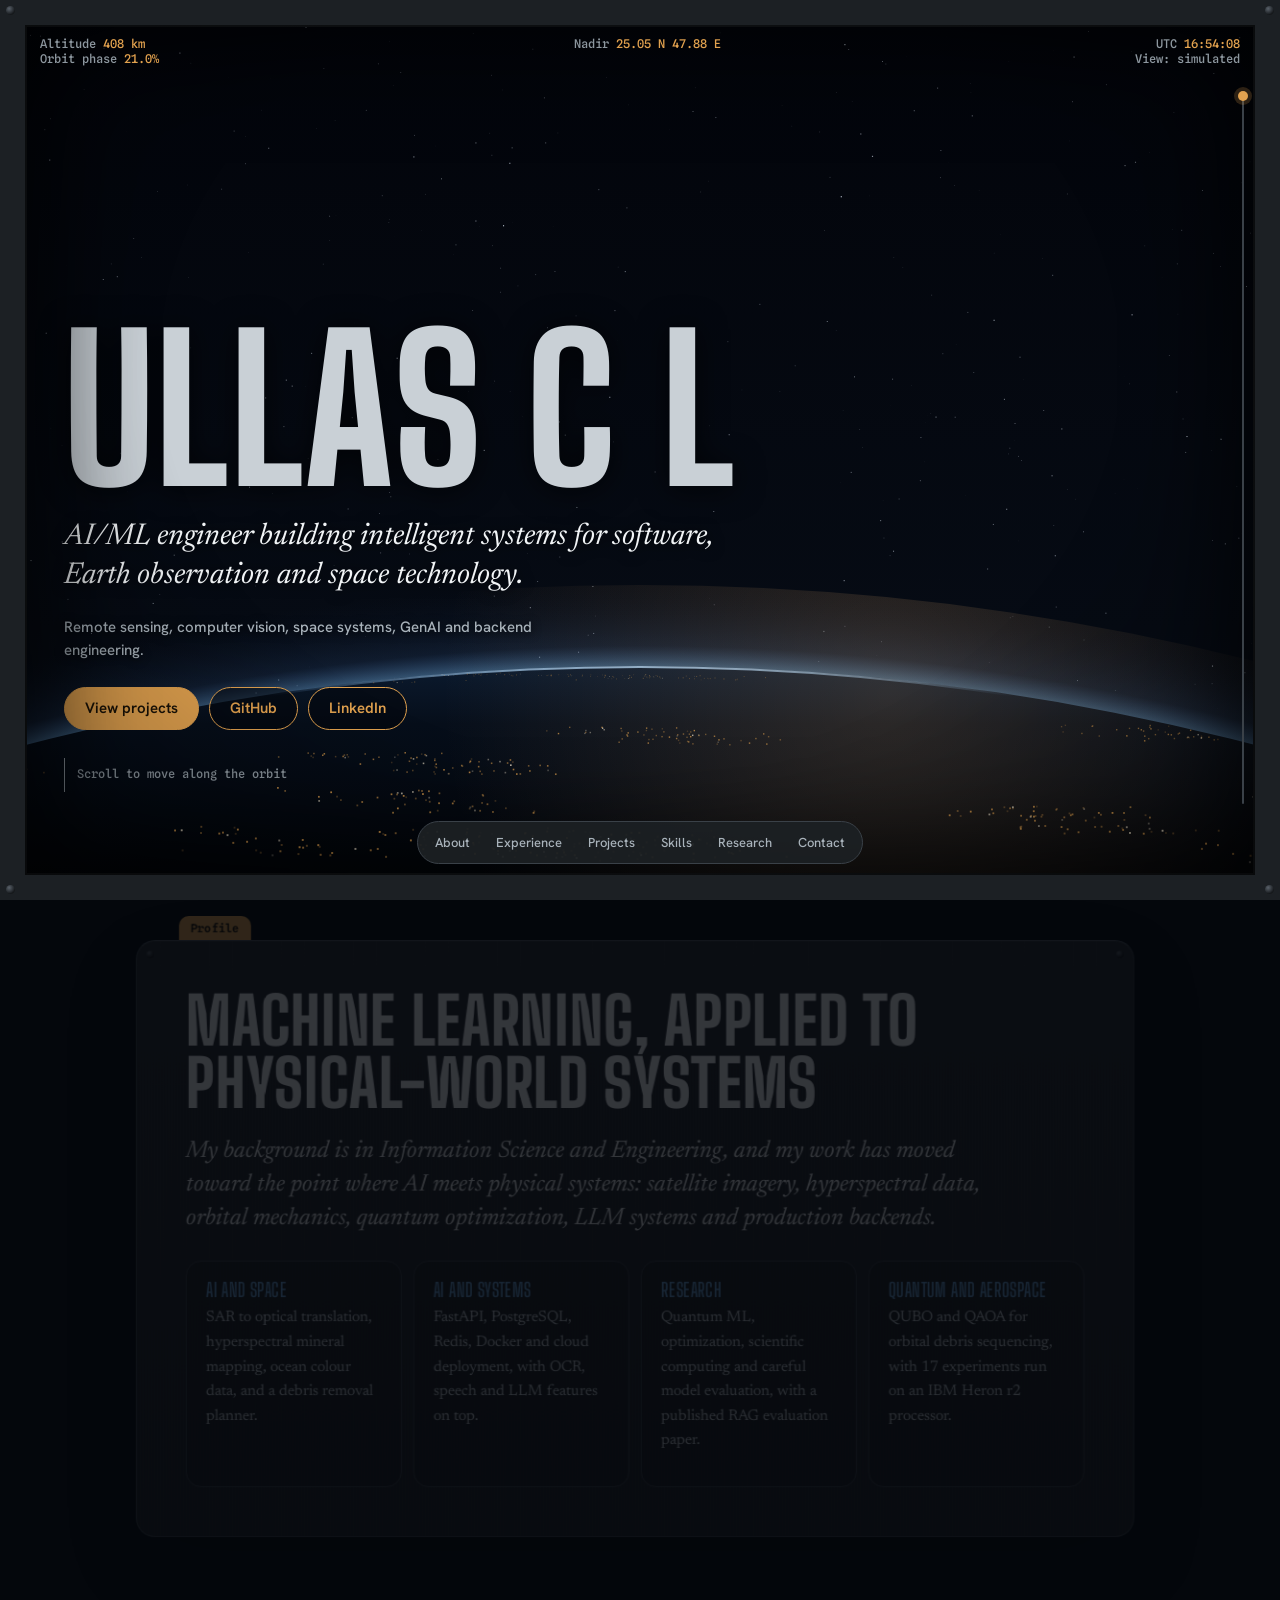
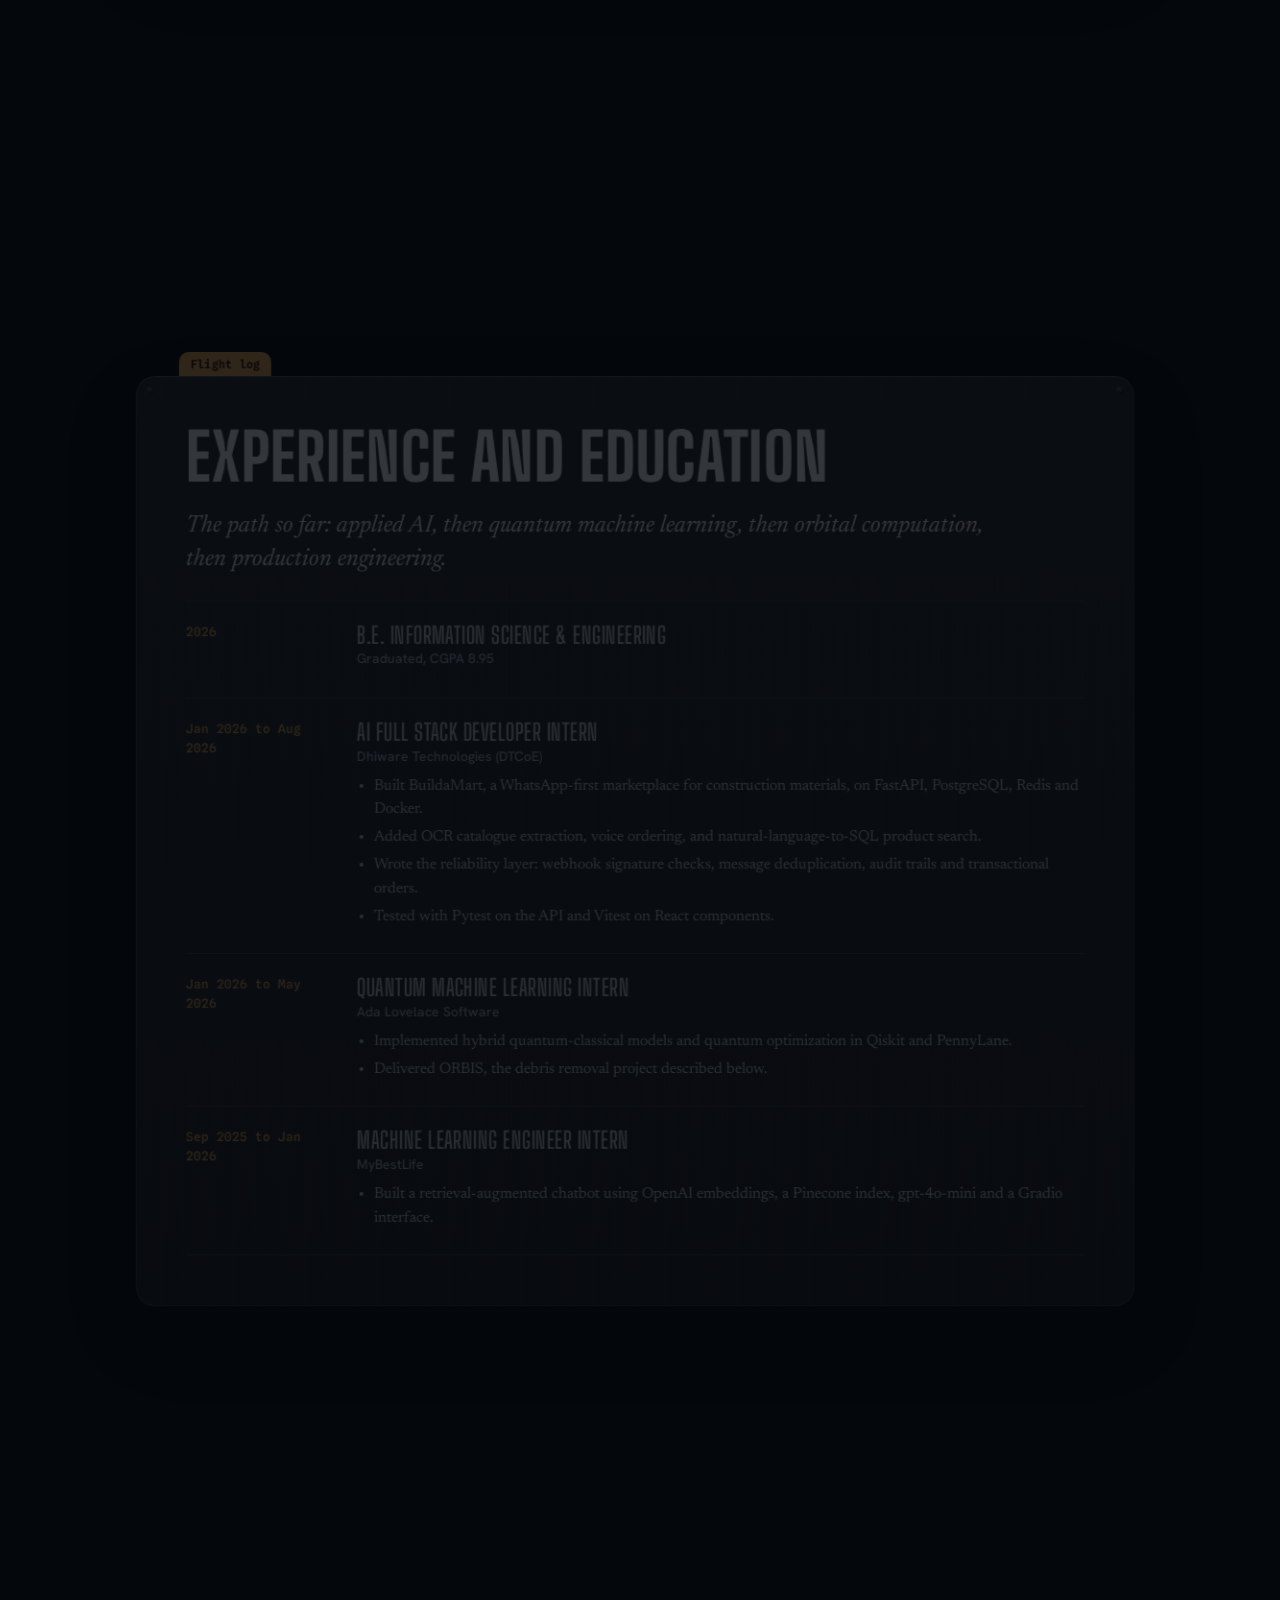
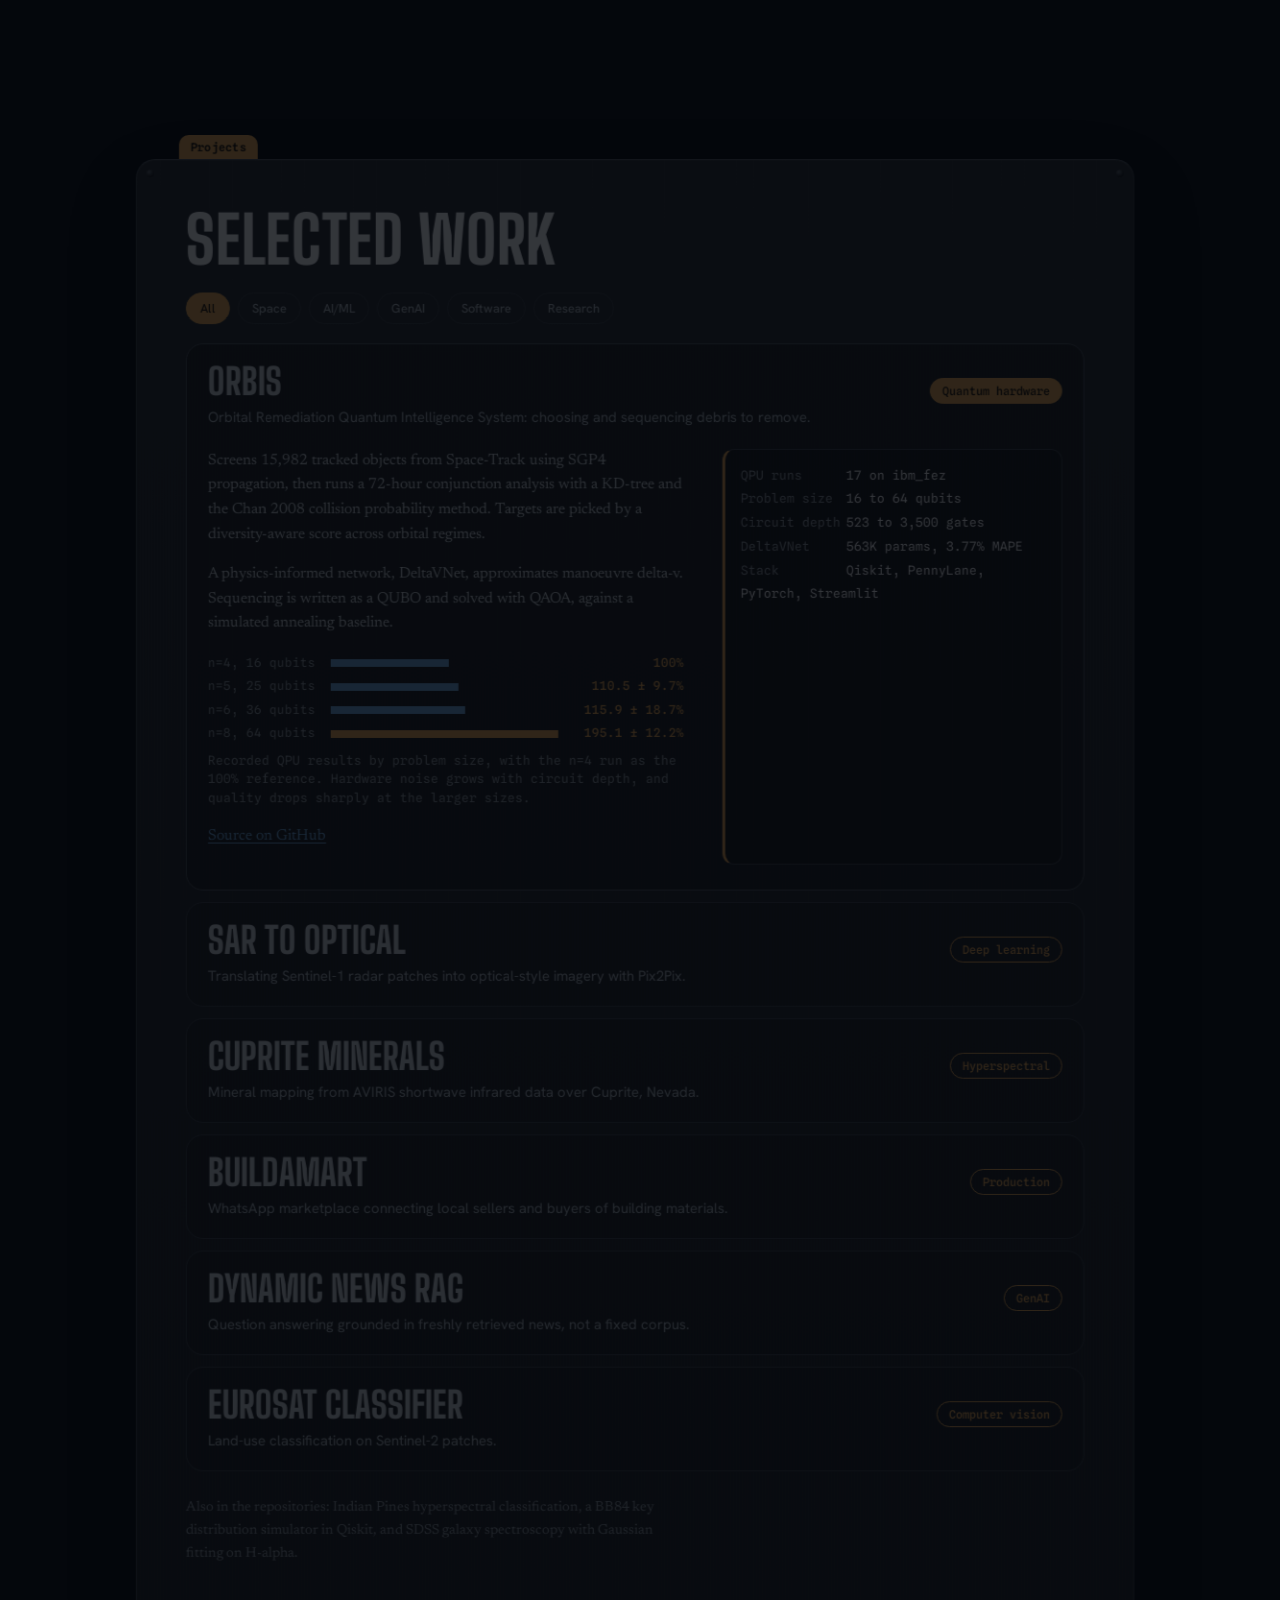
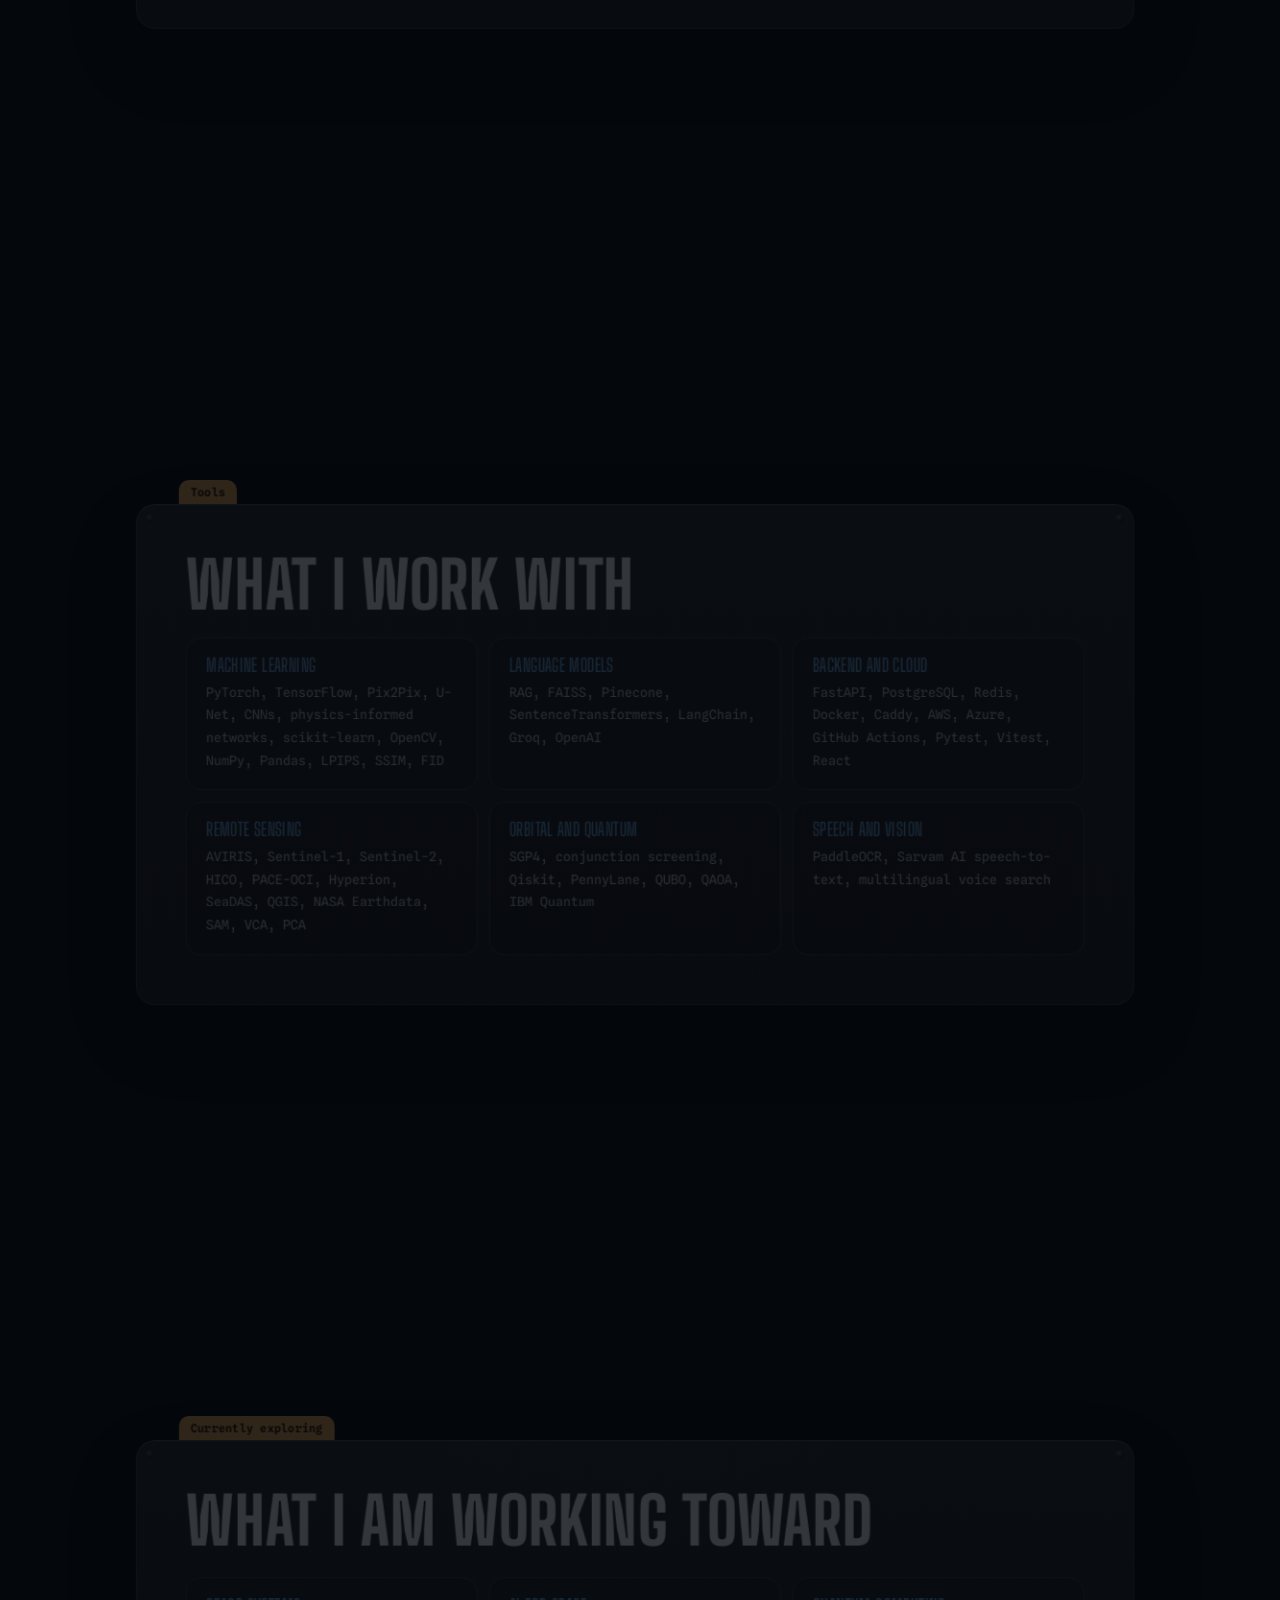
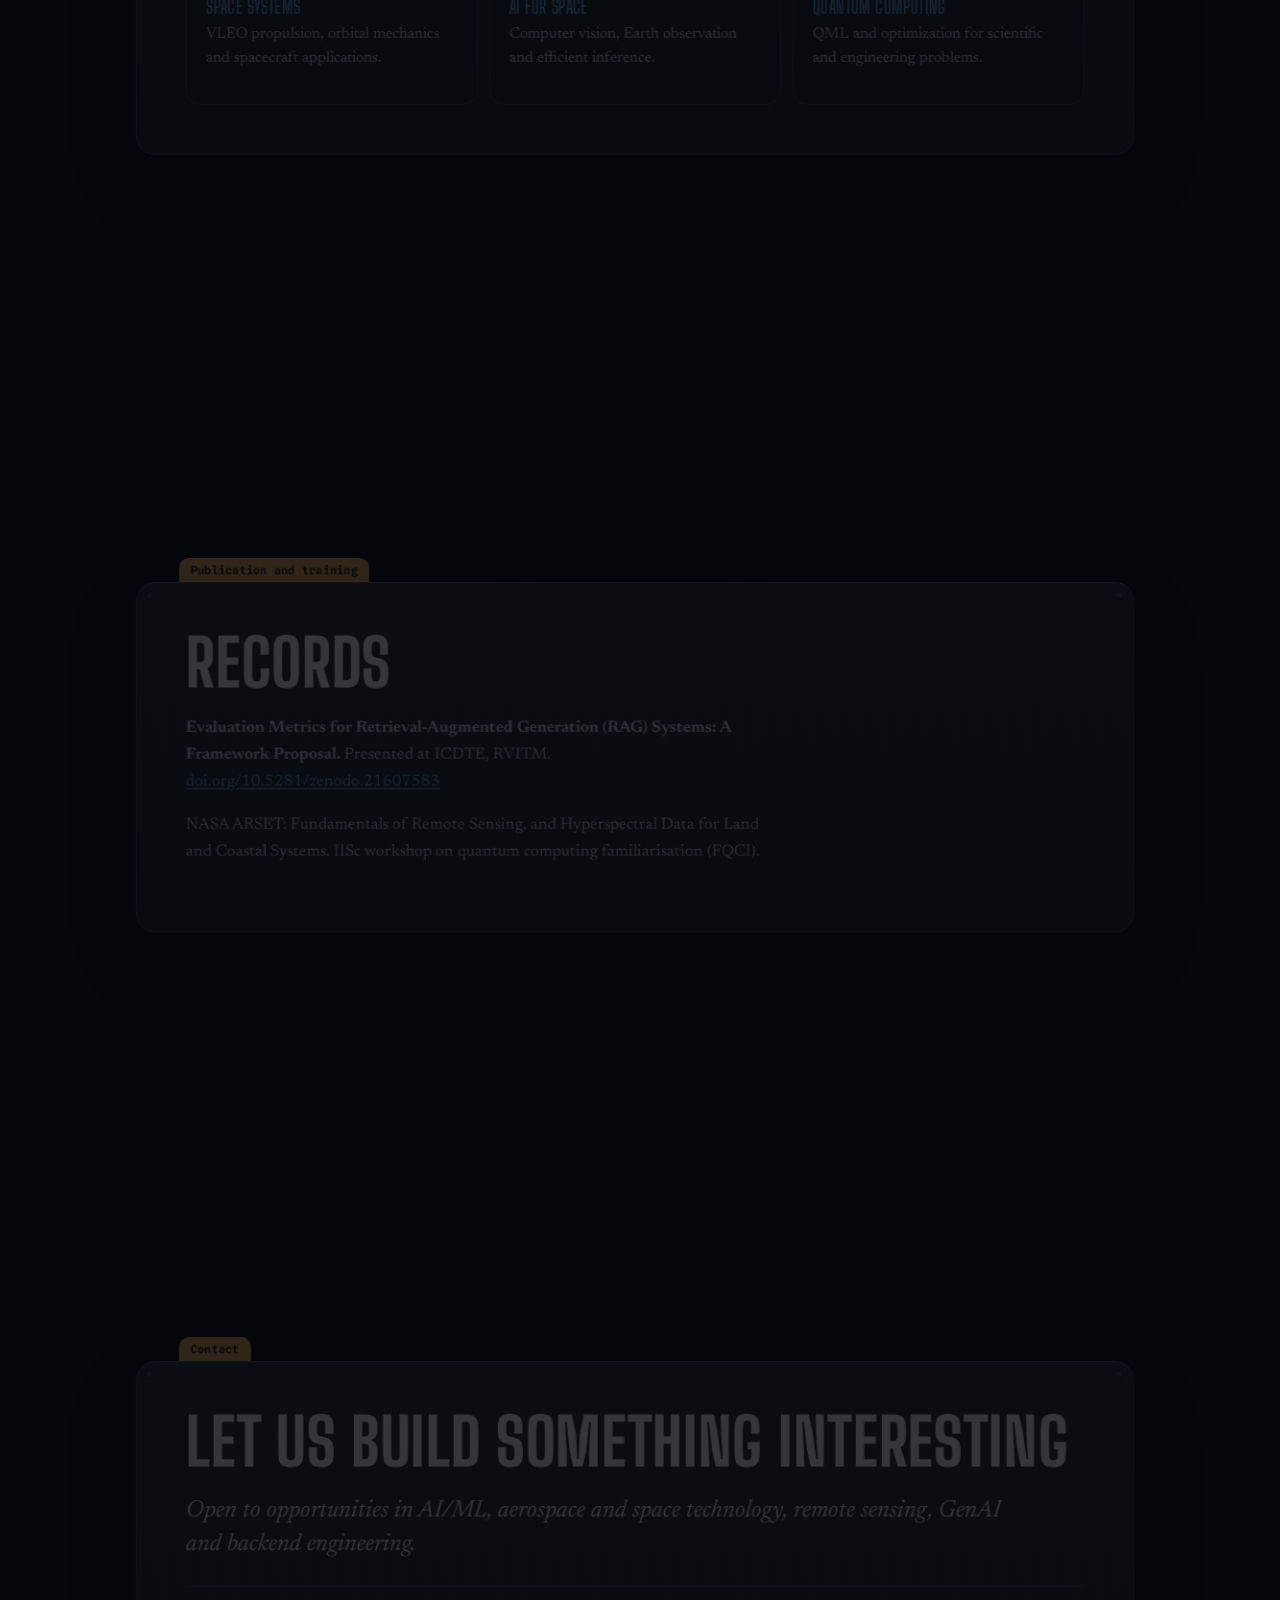
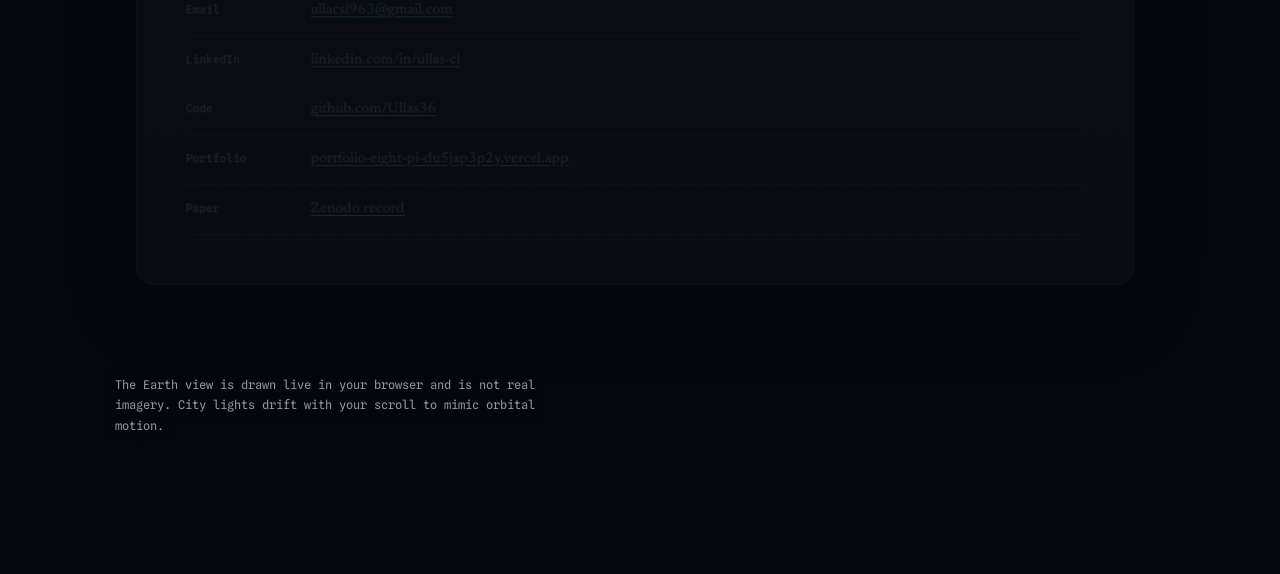
<file: portfolio (1).html>
<!DOCTYPE html>
<html lang="en">
<head>
<meta charset="utf-8">
<meta name="viewport" content="width=device-width, initial-scale=1, viewport-fit=cover">
<title>Ullas | Cupola</title>
<link rel="icon" href="data:image/svg+xml,%3Csvg xmlns='http://www.w3.org/2000/svg' viewBox='0 0 32 32'%3E%3Ccircle cx='16' cy='16' r='11' fill='none' stroke='%23e2a24f' stroke-width='3'/%3E%3Ccircle cx='16' cy='16' r='3' fill='%23e2a24f'/%3E%3C/svg%3E">
<link rel="stylesheet" href="https://fonts.googleapis.com/css2?family=Big+Shoulders+Display:wght@600;800&family=Hanken+Grotesk:wght@400;500;600&family=Newsreader:ital,opsz,wght@0,6..72,400;0,6..72,500;1,6..72,400&family=Spline+Sans+Mono:wght@400;500&display=swap">
<style>
:root{--void:#04070c;--hull:#1c2024;--hull2:#252a2f;--edge:#0c0e10;--rule:#3a4148;--ink:#f1f4f6;--body:#c9d0d6;--mid:#a9b3bb;--dim:#8d979f;--atm:#6aa6dc;--sodium:#e2a24f;
--d:'Big Shoulders Display','Arial Narrow',Impact,sans-serif;--b:'Hanken Grotesk','Helvetica Neue',Arial,sans-serif;--s:'Newsreader',Georgia,serif;--m:'Spline Sans Mono',ui-monospace,Menlo,Consolas,monospace;
box-sizing:border-box;padding-top:env(safe-area-inset-top,0px);padding-bottom:env(safe-area-inset-bottom,0px);color-scheme:dark}
*,*::before,*::after{box-sizing:inherit}
html{scroll-padding-top:env(safe-area-inset-top,0px);scroll-behavior:smooth}
body{margin:0;background:var(--void);color:var(--body);font:400 17px/1.65 var(--s)}
#sky{position:fixed;inset:0;width:100%;height:100%;z-index:0;display:block}
/* window frame */
.frame{position:fixed;inset:0;z-index:5;pointer-events:none;border:clamp(10px,2vw,26px) solid var(--hull);border-image:none;box-shadow:inset 0 0 0 2px var(--edge),inset 0 0 90px 30px rgba(0,0,0,.55)}
.frame::after{content:"";position:absolute;inset:0;background:radial-gradient(ellipse at 50% 40%,transparent 55%,rgba(0,0,0,.35));}
.bolt{position:fixed;z-index:6;width:9px;height:9px;border-radius:50%;background:radial-gradient(circle at 35% 30%,#59616a,#15181b 70%);pointer-events:none}
.bolt.a{top:6px;left:6px}.bolt.b{top:6px;right:6px}.bolt.c{bottom:6px;left:6px}.bolt.d{bottom:6px;right:6px}
/* telemetry strip */
.tele{position:fixed;z-index:7;top:calc(clamp(10px,2vw,26px) + 10px + env(safe-area-inset-top,0px));left:calc(clamp(10px,2vw,26px) + 14px);right:calc(clamp(10px,2vw,26px) + 14px);display:flex;justify-content:space-between;gap:12px;font:500 12px/1.3 var(--m);color:var(--dim);pointer-events:none;font-variant-numeric:tabular-nums}
.tele b{color:var(--sodium);font-weight:500}
.tele span+span{text-align:right}
main{position:relative;z-index:2;padding:0 clamp(22px,5vw,64px)}
.gap{height:100vh;height:100svh;display:flex;align-items:flex-end;padding-bottom:12vh}
.gap.s{height:46vh}
h1{margin:0;font:800 clamp(64px,15vw,190px)/.86 var(--d);letter-spacing:.005em;text-transform:uppercase;text-shadow:0 2px 30px rgba(0,0,0,.7)}
.sub{max-width:34em;margin:22px 0 0;font-size:clamp(16px,2vw,20px);color:var(--ink);text-shadow:0 1px 14px #000}
.cue{margin-top:28px;font:500 12px var(--m);color:var(--dim)}
.cue i{display:inline-block;width:1px;height:34px;background:var(--dim);vertical-align:middle;margin-right:12px;animation:pull 2.4s ease-in-out infinite;transform-origin:top}
@keyframes pull{0%,100%{transform:scaleY(.25)}50%{transform:scaleY(1)}}
/* hull panels */
.panel{position:relative;max-width:1040px;margin-left:clamp(0px,4vw,60px);background:
 repeating-linear-gradient(90deg,rgba(255,255,255,.018) 0 1px,transparent 1px 3px),linear-gradient(180deg,var(--hull2),var(--hull));
 border:1px solid var(--rule);border-top-color:#4b535b;padding:clamp(26px,4vw,54px) clamp(22px,4vw,56px) clamp(30px,4vw,54px);box-shadow:0 30px 80px rgba(0,0,0,.65),inset 0 1px 0 rgba(255,255,255,.05)}
.panel::before,.panel::after{content:"";position:absolute;top:10px;width:8px;height:8px;border-radius:50%;background:radial-gradient(circle at 35% 30%,#59616a,#15181b 70%)}
.panel::before{left:10px}.panel::after{right:10px}
.plate{position:absolute;top:-1px;left:44px;transform:translateY(-100%);background:var(--sodium);color:#1a1207;font:600 12px/1 var(--m);padding:7px 12px 6px;letter-spacing:.02em}
h2{margin:0 0 22px;font:800 clamp(34px,5.4vw,60px)/.95 var(--d);text-transform:uppercase;letter-spacing:.01em}
h3{margin:0;font:600 24px/1.1 var(--d);letter-spacing:.02em;text-transform:uppercase}
p{margin:0 0 1em;max-width:62ch}
a{color:var(--atm);text-underline-offset:3px}
a:hover{color:#fff}
a:focus-visible,summary:focus-visible{outline:2px solid var(--sodium);outline-offset:3px}
.tri{display:grid;grid-template-columns:repeat(auto-fit,minmax(210px,1fr));gap:0;border-top:1px solid var(--rule);margin-top:26px}
.tri>div{padding:18px 20px 4px 0;border-right:1px solid var(--rule);padding-left:20px}
.tri>div:first-child{padding-left:0}.tri>div:last-child{border-right:0}
.tri h3{font-size:20px;color:var(--atm);margin-bottom:6px}
.tri p{font-size:14.5px;color:var(--dim)}
/* flight log */
.log{border-top:1px solid var(--rule)}
.entry{display:grid;grid-template-columns:150px 1fr;gap:6px 28px;padding:22px 0;border-bottom:1px solid var(--rule)}
.when{font:500 13px/1.5 var(--m);color:var(--sodium)}
.entry h3{margin-bottom:2px}
.entry .who{color:var(--dim);font-size:14px;margin-bottom:10px}
.entry ul{margin:0;padding-left:1.1em;color:#c3cad0;font-size:15px}
.entry li{margin:4px 0}
@media(max-width:640px){.entry{grid-template-columns:1fr}}
/* payloads */
.pl{border-top:1px solid var(--rule)}
details{border-bottom:1px solid var(--rule)}
summary{list-style:none;cursor:pointer;display:grid;grid-template-columns:1fr auto;gap:4px 18px;padding:20px 0;align-items:baseline}
summary::-webkit-details-marker{display:none}
summary .t{font:800 clamp(26px,3.6vw,38px)/1 var(--d);text-transform:uppercase}
summary .k{grid-column:1;color:var(--dim);font-size:14px}
summary .st{grid-row:1;grid-column:2;font:500 12px var(--m);color:var(--sodium);border:1px solid var(--sodium);padding:4px 8px;white-space:nowrap}
summary:hover .t{color:var(--atm)}
details[open] summary .st{background:var(--sodium);color:#1a1207}
.body{padding:2px 0 26px;display:grid;grid-template-columns:1.4fr 1fr;gap:22px 40px;animation:open .35s ease-out}
@keyframes open{from{opacity:0;clip-path:inset(0 0 100% 0)}to{opacity:1;clip-path:inset(0)}}
.body p{font-size:15px;color:#c3cad0}
.read{font:400 13px/1.9 var(--m);border-left:2px solid var(--sodium);padding-left:16px;color:var(--ink)}
.read em{font-style:normal;color:var(--dim);display:inline-block;min-width:8.5em}
@media(max-width:720px){.body{grid-template-columns:1fr}summary{grid-template-columns:1fr}summary .st{grid-row:auto;grid-column:1;justify-self:start;margin-top:6px}}
.more{margin-top:26px;font-size:14.5px;color:var(--dim)}
/* instruments */
.inst{display:grid;grid-template-columns:repeat(auto-fit,minmax(260px,1fr));gap:0;border-top:1px solid var(--rule)}
.inst>div{padding:18px 22px 18px 0;border-bottom:1px solid var(--rule)}
.inst h3{font-size:19px;color:var(--atm);margin-bottom:6px}
.inst p{font:400 13.5px/1.75 var(--m);color:#c3cad0;margin:0}
/* comms */
.comms{list-style:none;padding:0;margin:0;border-top:1px solid var(--rule)}
.comms li{display:grid;grid-template-columns:130px 1fr;padding:13px 0;border-bottom:1px solid var(--rule);font-size:15px}
.comms span{font:500 12px/1.9 var(--m);color:var(--dim)}
.foot{padding:12vh 0 14vh;font:400 12px/1.7 var(--m);color:var(--dim);text-shadow:0 1px 8px #000;max-width:60ch;margin-left:clamp(0px,4vw,60px)}
@media(max-width:560px){.tele span:nth-child(2){display:none}.panel{margin-left:0}.foot{margin-left:0}}
@media(prefers-reduced-motion:reduce){*{animation:none!important;scroll-behavior:auto!important}}
/* type roles: display Big Shoulders, text Newsreader, interface Hanken Grotesk, data Spline Sans Mono */
h1{font-size:clamp(68px,15.5vw,200px)}
.sub{max-width:24em;font:italic 400 clamp(21px,2.6vw,30px)/1.3 var(--s)}
.dom{margin:20px 0 0;font:500 15px/1.5 var(--b);color:var(--mid);text-shadow:0 1px 10px #000}
.btns{display:flex;flex-wrap:wrap;gap:10px;margin-top:26px}
.btns a{font:600 15px/1 var(--b);text-decoration:none;padding:13px 20px;border:1px solid var(--sodium);color:var(--sodium);background:rgba(4,7,12,.55)}
.btns a:first-child{background:var(--sodium);color:#1a1207}
.btns a:hover{color:#fff;border-color:#fff}
h2{color:var(--ink);font-size:clamp(38px,6vw,68px)}
p{font-size:17px}
.lead{font:italic 400 clamp(20px,2.2vw,25px)/1.4 var(--s);color:var(--ink);max-width:34em}
.tri p,.body p{font:400 16px/1.6 var(--s);color:var(--body)}
.entry ul{font:400 16px/1.55 var(--s);color:var(--body)}
.entry .who{font:500 14px var(--b);color:var(--mid)}
summary .k{font:400 15px/1.4 var(--b);color:var(--mid)}
.scale{margin:8px 0 6px;font:400 12.5px/1 var(--m)}
.scale div{display:grid;grid-template-columns:118px 1fr 116px;gap:10px;align-items:center;padding:6px 0}
.scale em{font-style:normal;color:var(--dim)}
.scale i{display:block;height:8px;width:var(--w);background:var(--atm)}
.scale div:last-child i{background:var(--sodium)}
.scale b{font-weight:500;color:var(--sodium);text-align:right}
.cap{font:400 13px/1.5 var(--m)!important;color:var(--dim)!important;margin-bottom:18px}
.flow{display:flex;flex-wrap:wrap;gap:6px;margin:0 0 16px;font:500 12px/1 var(--m)}
.flow span{border:1px solid var(--rule);padding:7px 9px;color:var(--ink)}
.flow span:not(:last-child)::after{content:"\2192";margin-left:9px;color:var(--sodium)}
.chips{display:flex;flex-wrap:wrap;gap:8px;margin:0 0 20px}
.chips button{font:500 13px/1 var(--b);background:none;color:var(--mid);border:1px solid var(--rule);padding:9px 14px;cursor:pointer}
.chips button:hover{color:#fff;border-color:var(--mid)}
.chips button[aria-pressed=true]{background:var(--sodium);border-color:var(--sodium);color:#1a1207}
.chips button:focus-visible{outline:2px solid var(--sodium);outline-offset:3px}
details[hidden]{display:none}
.nav{position:fixed;z-index:7;left:50%;transform:translateX(-50%);bottom:calc(clamp(10px,2vw,26px) + 10px + env(safe-area-inset-bottom,0px));display:flex;gap:2px;background:rgba(28,32,36,.94);border:1px solid var(--rule);padding:4px;max-width:calc(100% - 64px);overflow-x:auto}
.nav a{font:500 13px/1 var(--b);color:var(--mid);text-decoration:none;padding:9px 12px;white-space:nowrap}
.nav a:hover{color:#fff;background:var(--hull2)}
/* v3: curves, depth, motion */
.panel{border-radius:20px;scroll-margin-top:30px;background:radial-gradient(520px circle at var(--mx,50%) var(--my,-60%),rgba(255,255,255,.06),transparent 62%),repeating-linear-gradient(90deg,rgba(255,255,255,.018) 0 1px,transparent 1px 3px),linear-gradient(180deg,var(--hull2),var(--hull))}
.plate{border-radius:10px 10px 0 0}
html.mo .panel{opacity:calc(.2 + var(--k,1)*.8);transform:translateY(calc((1 - var(--k,1))*40px)) scale(calc(.96 + var(--k,1)*.04));transform-origin:50% 0;will-change:transform,opacity}
.btns a,.chips button,.nav a,.up{transition:background .2s,color .2s,border-color .2s,transform .2s}
.btns a{border-radius:999px}.btns a:active,.chips button:active{transform:scale(.96)}
.chips button{border-radius:999px}
.nav{border-radius:999px;padding:5px}.nav a{border-radius:999px}
.nav a.cur{background:var(--sodium);color:#1a1207}
.pl{border-top:0}
details{border:1px solid var(--rule);border-radius:18px;margin-top:12px;padding:0 22px;background:rgba(0,0,0,.16);transition:background .25s,border-color .25s}
details[open]{background:rgba(0,0,0,.28);border-color:#4b535b}
summary{border-radius:18px}
.body{animation:none}
summary .st{border-radius:999px;padding:5px 12px}
.read{border:1px solid var(--rule);border-left:3px solid var(--sodium);border-radius:12px;padding:14px 16px;background:rgba(0,0,0,.24)}
.flow span{border-radius:10px}
.tri,.inst{gap:12px;border-top:0}
.tri>div,.tri>div:first-child,.tri>div:last-child,.inst>div{border:1px solid var(--rule);border-radius:16px;padding:18px 20px;background:rgba(0,0,0,.18)}
.rail{position:fixed;z-index:7;right:calc(clamp(10px,2vw,26px) + 10px);top:96px;bottom:96px;width:2px;border-radius:2px;background:var(--rule)}
.rail i{position:absolute;left:50%;top:0;width:10px;height:10px;margin:-5px 0 0 -5px;border-radius:50%;background:var(--sodium);box-shadow:0 0 0 4px rgba(226,162,79,.2)}
.up{position:fixed;z-index:7;right:calc(clamp(10px,2vw,26px) + 18px);bottom:calc(clamp(10px,2vw,26px) + 10px + env(safe-area-inset-bottom,0px));width:44px;height:44px;border-radius:50%;border:1px solid var(--rule);background:rgba(28,32,36,.94);color:var(--mid);display:grid;place-items:center;cursor:pointer;opacity:0;pointer-events:none;transform:translateY(8px)}
.up.on{opacity:1;pointer-events:auto;transform:none}.up:hover{color:#fff;border-color:var(--mid)}
.up:focus-visible{outline:2px solid var(--sodium);outline-offset:3px}
#top>div>*{animation:rise 1s cubic-bezier(.2,.7,.2,1) both}
#top>div>:nth-child(2){animation-delay:.12s}#top>div>:nth-child(3){animation-delay:.24s}#top>div>:nth-child(4){animation-delay:.36s}#top>div>:nth-child(5){animation-delay:.6s}
@keyframes rise{from{opacity:0;transform:translateY(26px)}}
@media(max-width:720px){.rail{display:none}}
</style>
</head>
<body>
<canvas id="sky" aria-hidden="true"></canvas>
<div class="frame" aria-hidden="true"></div>
<i class="bolt a"></i><i class="bolt b"></i><i class="bolt c"></i><i class="bolt d"></i>
<div class="tele" aria-hidden="true">
<span>Altitude <b>408 km</b><br>Orbit phase <b id="ph">0.0%</b></span>
<span>Nadir <b id="ll">--</b></span>
<span>UTC <b id="clk">--:--:--</b><br>View: simulated</span>
</div>

<nav class="nav" aria-label="Sections"><a href="#profile">About</a><a href="#log">Experience</a><a href="#payloads">Projects</a><a href="#instruments">Skills</a><a href="#records">Research</a><a href="#contact">Contact</a></nav>
<div class="rail" aria-hidden="true"><i id="dot"></i></div>
<button class="up" id="up" aria-label="Back to top"><svg width="16" height="16" viewBox="0 0 16 16" aria-hidden="true"><path d="M3 10l5-5 5 5" fill="none" stroke="currentColor" stroke-width="2"/></svg></button>
<main>
<section class="gap" id="top">
<div>
<h1>Ullas C L</h1>
<p class="sub">AI/ML engineer building intelligent systems for software, Earth observation and space technology.</p>
<p class="dom">Remote sensing, computer vision, space systems, GenAI and backend engineering.</p><div class="btns"><a href="#payloads">View projects</a><a href="https://github.com/Ullas36">GitHub</a><a href="https://linkedin.com/in/ullas-cl">LinkedIn</a></div>
<div class="cue"><i></i>Scroll to move along the orbit</div>
</div>
</section>

<section class="panel" id="profile" aria-labelledby="h-profile">
<span class="plate">Profile</span>
<h2 id="h-profile">Machine learning, applied to physical-world systems</h2>
<p class="lead">My background is in Information Science and Engineering, and my work has moved toward the point where AI meets physical systems: satellite imagery, hyperspectral data, orbital mechanics, quantum optimization, LLM systems and production backends.</p>
<div class="tri">
<div><h3>AI and space</h3><p>SAR to optical translation, hyperspectral mineral mapping, ocean colour data, and a debris removal planner.</p></div>
<div><h3>AI and systems</h3><p>FastAPI, PostgreSQL, Redis, Docker and cloud deployment, with OCR, speech and LLM features on top.</p></div>
<div><h3>Research</h3><p>Quantum ML, optimization, scientific computing and careful model evaluation, with a published RAG evaluation paper.</p></div><div><h3>Quantum and aerospace</h3><p>QUBO and QAOA for orbital debris sequencing, with 17 experiments run on an IBM Heron r2 processor.</p></div>
</div>
</section>

<div class="gap s"></div>

<section class="panel" id="log" aria-labelledby="h-log">
<span class="plate">Flight log</span>
<h2 id="h-log">Experience and education</h2><p class="lead">The path so far: applied AI, then quantum machine learning, then orbital computation, then production engineering.</p>
<div class="log">
<div class="entry"><div class="when">2026</div><div><h3>B.E. Information Science &amp; Engineering</h3><div class="who">Graduated, CGPA 8.95</div></div></div>
<div class="entry"><div class="when">Jan 2026 to Aug 2026</div><div><h3>AI Full Stack Developer Intern</h3><div class="who">Dhiware Technologies (DTCoE)</div>
<ul><li>Built BuildaMart, a WhatsApp-first marketplace for construction materials, on FastAPI, PostgreSQL, Redis and Docker.</li><li>Added OCR catalogue extraction, voice ordering, and natural-language-to-SQL product search.</li><li>Wrote the reliability layer: webhook signature checks, message deduplication, audit trails and transactional orders.</li><li>Tested with Pytest on the API and Vitest on React components.</li></ul></div></div>
<div class="entry"><div class="when">Jan 2026 to May 2026</div><div><h3>Quantum Machine Learning Intern</h3><div class="who">Ada Lovelace Software</div>
<ul><li>Implemented hybrid quantum-classical models and quantum optimization in Qiskit and PennyLane.</li><li>Delivered ORBIS, the debris removal project described below.</li></ul></div></div>
<div class="entry"><div class="when">Sep 2025 to Jan 2026</div><div><h3>Machine Learning Engineer Intern</h3><div class="who">MyBestLife</div>
<ul><li>Built a retrieval-augmented chatbot using OpenAI embeddings, a Pinecone index, gpt-4o-mini and a Gradio interface.</li></ul></div></div>
</div>
</section>

<div class="gap s"></div>

<section class="panel" id="payloads" aria-labelledby="h-pl">
<span class="plate">Projects</span>
<h2 id="h-pl">Selected work</h2><div class="chips" role="group" aria-label="Filter projects"><button data-f="all" aria-pressed="true">All</button><button data-f="space" aria-pressed="false">Space</button><button data-f="aiml" aria-pressed="false">AI/ML</button><button data-f="genai" aria-pressed="false">GenAI</button><button data-f="software" aria-pressed="false">Software</button><button data-f="research" aria-pressed="false">Research</button></div>
<div class="pl">

<details open><summary><span class="t">ORBIS</span><span class="st">Quantum hardware</span><span class="k">Orbital Remediation Quantum Intelligence System: choosing and sequencing debris to remove.</span></summary>
<div class="body"><div>
<p>Screens 15,982 tracked objects from Space-Track using SGP4 propagation, then runs a 72-hour conjunction analysis with a KD-tree and the Chan 2008 collision probability method. Targets are picked by a diversity-aware score across orbital regimes.</p>
<p>A physics-informed network, DeltaVNet, approximates manoeuvre delta-v. Sequencing is written as a QUBO and solved with QAOA, against a simulated annealing baseline.</p>
<div class="scale"><div><em>n=4, 16 qubits</em><i style="--w:51%"></i><b>100%</b></div><div><em>n=5, 25 qubits</em><i style="--w:55%"></i><b>110.5 &plusmn; 9.7%</b></div><div><em>n=6, 36 qubits</em><i style="--w:58%"></i><b>115.9 &plusmn; 18.7%</b></div><div><em>n=8, 64 qubits</em><i style="--w:98%"></i><b>195.1 &plusmn; 12.2%</b></div></div><p class="cap">Recorded QPU results by problem size, with the n=4 run as the 100% reference. Hardware noise grows with circuit depth, and quality drops sharply at the larger sizes.</p><p><a href="https://github.com/Ullas36/ORBIS--Orbit-Debris-Intelligence-System.git">Source on GitHub</a></p></div>
<div class="read"><em>QPU runs</em>17 on ibm_fez<br><em>Problem size</em>16 to 64 qubits<br><em>Circuit depth</em>523 to 3,500 gates<br><em>DeltaVNet</em>563K params, 3.77% MAPE<br><em>Stack</em>Qiskit, PennyLane, PyTorch, Streamlit</div></div></details>

<details><summary><span class="t">SAR to optical</span><span class="st">Deep learning</span><span class="k">Translating Sentinel-1 radar patches into optical-style imagery with Pix2Pix.</span></summary>
<div class="body"><div>
<p>16,000 paired patches over four terrains, split by scene (21 train, 4 validation, 5 test) so no scene appears in two sets. I compared the baseline against an L1-only ablation and a variant with spatial attention and VGG19 perceptual loss. Neither variant beat the baseline, and I report that as it is.</p>
<p><a href="https://github.com/Ullas36/SAR-to-EO-Translation">Source on GitHub</a></p></div>
<div class="read"><em>Test pairs</em>2,883<br><em>LPIPS</em>0.552<br><em>SSIM</em>0.137<br><em>PSNR</em>12.55 dB<br><em>FID</em>303.09<br><em>Model</em>U-Net + PatchGAN</div></div></details>

<details><summary><span class="t">Cuprite minerals</span><span class="st">Hyperspectral</span><span class="k">Mineral mapping from AVIRIS shortwave infrared data over Cuprite, Nevada.</span></summary>
<div class="body"><div>
<p>Works on the 1900 to 2470 nm range against the USGS spectral library. The pipeline extracts endmembers with a VCA-style method, applies continuum removal, matches with Spectral Angle Mapper against several references, and masks low-confidence pixels. Buddingtonite is folded into the montmorillonite family because its reference spectra mix.</p>
<p><a href="https://github.com/Ullas36/cuprite-hyperspectral-mineral-mapping">Source on GitHub</a></p></div>
<div class="read"><em>Minerals</em>montmorillonite, muscovite, kaolinite, alunite<br><em>Range</em>1900 to 2470 nm<br><em>Method</em>VCA, SAM, continuum removal</div></div></details>

<details><summary><span class="t">BuildaMart</span><span class="st">Production</span><span class="k">WhatsApp marketplace connecting local sellers and buyers of building materials.</span></summary>
<div class="body"><div>
<p>Sellers and buyers onboard through WhatsApp, with catalogue, search, cart, orders and location-based matching in several languages. Requests pass through Caddy to FastAPI, then to PostgreSQL, Redis and background workers that handle OCR, speech and LLM calls. Delivery runs through GitHub Actions and Docker.</p>
<div class="flow"><span>WhatsApp Cloud API</span><span>Caddy</span><span>FastAPI</span><span>PostgreSQL, Redis, workers</span><span>OCR, speech, LLM</span><span>Orders</span></div><p><a href="https://github.com/CollabarativeMartPlatformGW/BuildaMart_WhatsApp_Repo.git">Source on GitHub</a></p></div>
<div class="read"><em>Interface</em>Meta WhatsApp Cloud API<br><em>Core</em>FastAPI, PostgreSQL, Redis<br><em>AI</em>PaddleOCR, Sarvam AI, LLM SQL<br><em>Safety</em>signed webhooks, dedup, audit</div></div></details>

<details><summary><span class="t">Dynamic news RAG</span><span class="st">GenAI</span><span class="k">Question answering grounded in freshly retrieved news, not a fixed corpus.</span></summary>
<div class="body"><div>
<p>A query pulls current articles from NewsAPI, which are chunked, embedded with SentenceTransformers and indexed in FAISS. The top matches go to an LLM through Groq or OpenAI so answers stay tied to the retrieved text. BM25 and retrieval evaluation components support comparison, and a Gradio interface sits on top.</p></div>
<div class="read"><em>Retrieval</em>SentenceTransformers, FAISS, BM25<br><em>Generation</em>Groq, OpenAI<br><em>Interface</em>Gradio</div></div></details>
<details><summary><span class="t">EuroSAT classifier</span><span class="st">Computer vision</span><span class="k">Land-use classification on Sentinel-2 patches.</span></summary><div class="body"><div><p>A compact CNN trained on 27,000 RGB patches across ten classes, with normalisation, augmentation and a 70/15/15 split. Supporting work for the larger Earth observation projects.</p><p><a href="https://github.com/Ullas36/satellite-image-classifier">Source on GitHub</a></p></div><div class="read"><em>Patches</em>27,000 at 64x64<br><em>Classes</em>10<br><em>Network</em>2 conv blocks, dense 128<br><em>Training</em>Adam, 10 epochs</div></div></details>
</div>
<p class="more">Also in the repositories: Indian Pines hyperspectral classification, a BB84 key distribution simulator in Qiskit, and SDSS galaxy spectroscopy with Gaussian fitting on H-alpha.</p>
</section>

<div class="gap s"></div>

<section class="panel" id="instruments" aria-labelledby="h-in">
<span class="plate">Tools</span>
<h2 id="h-in">What I work with</h2>
<div class="inst">
<div><h3>Machine learning</h3><p>PyTorch, TensorFlow, Pix2Pix, U-Net, CNNs, physics-informed networks, scikit-learn, OpenCV, NumPy, Pandas, LPIPS, SSIM, FID</p></div>
<div><h3>Language models</h3><p>RAG, FAISS, Pinecone, SentenceTransformers, LangChain, Groq, OpenAI</p></div>
<div><h3>Backend and cloud</h3><p>FastAPI, PostgreSQL, Redis, Docker, Caddy, AWS, Azure, GitHub Actions, Pytest, Vitest, React</p></div>
<div><h3>Remote sensing</h3><p>AVIRIS, Sentinel-1, Sentinel-2, HICO, PACE-OCI, Hyperion, SeaDAS, QGIS, NASA Earthdata, SAM, VCA, PCA</p></div>
<div><h3>Orbital and quantum</h3><p>SGP4, conjunction screening, Qiskit, PennyLane, QUBO, QAOA, IBM Quantum</p></div>
<div><h3>Speech and vision</h3><p>PaddleOCR, Sarvam AI speech-to-text, multilingual voice search</p></div>
</div>
</section>

<div class="gap s"></div>

<section class="panel" id="explore" aria-labelledby="h-ex"><span class="plate">Currently exploring</span><h2 id="h-ex">What I am working toward</h2><div class="tri"><div><h3>Space systems</h3><p>VLEO propulsion, orbital mechanics and spacecraft applications.</p></div><div><h3>AI for space</h3><p>Computer vision, Earth observation and efficient inference.</p></div><div><h3>Quantum computing</h3><p>QML and optimization for scientific and engineering problems.</p></div></div></section>

<div class="gap s"></div>

<section class="panel" id="records" aria-labelledby="h-rec">
<span class="plate">Publication and training</span>
<h2 id="h-rec">Records</h2>
<p><strong>Evaluation Metrics for Retrieval-Augmented Generation (RAG) Systems: A Framework Proposal.</strong> Presented at ICDTE, RVITM. <a href="https://doi.org/10.5281/zenodo.21607583">doi.org/10.5281/zenodo.21607583</a></p>
<p>NASA ARSET: Fundamentals of Remote Sensing, and Hyperspectral Data for Land and Coastal Systems. IISc workshop on quantum computing familiarisation (FQCI).</p>
</section>

<div class="gap s"></div>

<section class="panel" id="contact" aria-labelledby="h-c">
<span class="plate">Contact</span>
<h2 id="h-c">Let us build something interesting</h2><p class="lead">Open to opportunities in AI/ML, aerospace and space technology, remote sensing, GenAI and backend engineering.</p>
<ul class="comms">
<li><span>Email</span><a href="mailto:ullacsl963@gmail.com">ullacsl963@gmail.com</a></li><li><span>LinkedIn</span><a href="https://linkedin.com/in/ullas-cl">linkedin.com/in/ullas-cl</a></li><li><span>Code</span><a href="https://github.com/Ullas36">github.com/Ullas36</a></li>
<li><span>Portfolio</span><a href="https://portfolio-eight-pi-du5jap3p2y.vercel.app/">portfolio-eight-pi-du5jap3p2y.vercel.app</a></li>
<li><span>Paper</span><a href="https://doi.org/10.5281/zenodo.21607583">Zenodo record</a></li>
</ul>
</section>
<p class="foot">The Earth view is drawn live in your browser and is not real imagery. City lights drift with your scroll to mimic orbital motion.</p>
</main>

<script>
(function(){
var c=document.getElementById('sky'),x=c.getContext('2d'),W,H,dpr,stars=[],lights=[],sy=0,sm=0,t0=performance.now();
var reduce=matchMedia('(prefers-reduced-motion: reduce)').matches;
function rnd(a){return Math.random()*a}
function init(){
 dpr=Math.min(devicePixelRatio||1,2);W=innerWidth;H=innerHeight;c.width=W*dpr;c.height=H*dpr;x.setTransform(dpr,0,0,dpr,0,0);
 stars=[];for(var i=0;i<Math.floor(W*H/2600);i++)stars.push({x:rnd(W),y:rnd(H*.8),r:rnd(1)+.2,a:rnd(.7)+.2,p:rnd(6.28),s:rnd(.6)+.1});
 lights=[];var cl=[];for(i=0;i<22;i++)cl.push({x:rnd(1),t:rnd(.9)+.05,sp:rnd(1)});
 cl.forEach(function(k){var n=30+Math.floor(rnd(60));for(var j=0;j<n;j++){var g=(Math.random()+Math.random()+Math.random()-1.5)*.05;lights.push({u:k.x+g,v:Math.min(1,Math.max(0,k.t+(Math.random()-.5)*.08)),a:rnd(.7)+.25,w:rnd(1)>.85})}});
}
function frame(now){
 var tt=(now-t0)/1000,R=W*1.9,cx=W/2,top=H*.74,cy=top+R;
 sm+=(scrollY-sm)*(reduce?1:.08);var sc=sm,max=Math.max(1,document.documentElement.scrollHeight-H),ph=sc/max;
 x.clearRect(0,0,W,H);
 var bg=x.createLinearGradient(0,0,0,H);bg.addColorStop(0,'#02040a');bg.addColorStop(.7,'#060b14');bg.addColorStop(1,'#0a1422');x.fillStyle=bg;x.fillRect(0,0,W,H);
 stars.forEach(function(s){var tw=reduce?1:.75+.25*Math.sin(tt*s.s*3+s.p);x.globalAlpha=s.a*tw;x.fillStyle='#dfe8f5';var yy=(s.y-sc*.02*s.s*3);x.fillRect(s.x,yy<0?yy+H*.8:yy,s.r,s.r)});
 x.globalAlpha=1;
 // atmosphere haze
 var hz=x.createRadialGradient(cx,cy,R,cx,cy,R+H*.09);hz.addColorStop(0,'rgba(106,166,220,.45)');hz.addColorStop(.25,'rgba(70,120,190,.14)');hz.addColorStop(1,'rgba(20,40,80,0)');
 x.fillStyle=hz;x.beginPath();x.arc(cx,cy,R+H*.09,0,6.283);x.fill();
 // planet body
 var pg=x.createLinearGradient(0,top,0,H);pg.addColorStop(0,'#0b1a2e');pg.addColorStop(.25,'#060e1a');pg.addColorStop(1,'#020408');
 x.fillStyle=pg;x.beginPath();x.arc(cx,cy,R,0,6.283);x.fill();
 // limb line
 var lg=x.createLinearGradient(0,top-4,0,top+30);lg.addColorStop(0,'rgba(190,225,255,.9)');lg.addColorStop(1,'rgba(106,166,220,0)');
 x.strokeStyle=lg;x.lineWidth=2;x.beginPath();x.arc(cx,cy,R-1,0,6.283);x.stroke();
 // dawn glow on one side of limb
 var dg=x.createRadialGradient(W*(.82-ph*.6),top+H*.03,0,W*(.82-ph*.6),top+H*.03,W*.35);dg.addColorStop(0,'rgba(255,190,120,.16)');dg.addColorStop(1,'rgba(255,190,120,0)');
 x.save();x.beginPath();x.arc(cx,cy,R+H*.09,0,6.283);x.clip();x.fillStyle=dg;x.fillRect(0,0,W,H);x.restore();
 // city lights, perspective compressed toward the limb
 var off=(ph*1.6+(reduce?0:tt*.006))%1,depth=H-top;
 lights.forEach(function(l){
  var v=l.v,y=top+depth*(v*v*.9+.02),sp=.5+v*2.2,u=((l.u+off*sp)%1+1)%1,px=(u*1.5-.25)*W;
  var dx=px-cx,dy=y-cy;if(dx*dx+dy*dy>R*R-40)return;
  x.globalAlpha=l.a*(.45+v*.55);x.fillStyle=l.w?'#fff2d8':'#e2a24f';var s=.6+v*1.5;x.fillRect(px,y,s,s);
 });
 x.globalAlpha=1;
 // readouts
 var hrs=new Date(),p=function(n){return String(n).padStart(2,'0')};
 document.getElementById('clk').textContent=p(hrs.getUTCHours())+':'+p(hrs.getUTCMinutes())+':'+p(hrs.getUTCSeconds());
 document.getElementById('ph').textContent=(ph*100).toFixed(1)+'%';
 var lat=51.6*Math.sin(ph*6.283*2),lon=((ph*360*3+tt*.4)%360)-180;
 document.getElementById('ll').textContent=Math.abs(lat).toFixed(2)+(lat<0?' S ':' N ')+Math.abs(lon).toFixed(2)+(lon<0?' W':' E');
 if(!reduce)requestAnimationFrame(frame);
}
init();addEventListener('resize',init);
if(reduce){frame(performance.now());addEventListener('scroll',function(){frame(performance.now())},{passive:true})}else requestAnimationFrame(frame);
})();
</script>
<script>
(function(){var T={'ORBIS':'space aiml research','SAR to optical':'space aiml research','Cuprite minerals':'space aiml research','BuildaMart':'genai software','Dynamic news RAG':'aiml genai software research','EuroSAT classifier':'space aiml'};
var ds=[].slice.call(document.querySelectorAll('#payloads details'));
ds.forEach(function(d){d.dataset.t=T[d.querySelector('.t').textContent]||''});
var bs=[].slice.call(document.querySelectorAll('.chips button'));
bs.forEach(function(b){b.addEventListener('click',function(){var f=b.dataset.f;bs.forEach(function(o){o.setAttribute('aria-pressed',o===b)});
ds.forEach(function(d){var sh=(f==='all'||d.dataset.t.split(' ').indexOf(f)>-1),was=d.hidden;d.hidden=!sh;if(sh&&was&&d.animate&&!matchMedia('(prefers-reduced-motion: reduce)').matches)d.animate([{opacity:0,transform:'translateY(12px)'},{opacity:1,transform:'none'}],{duration:340,easing:'ease-out'})})})});
})();
</script>
<script>
(function(){
var root=document.documentElement,reduce=matchMedia('(prefers-reduced-motion: reduce)').matches;
if(!reduce)root.classList.add('mo');
var panels=[].slice.call(document.querySelectorAll('.panel')),dot=document.getElementById('dot'),up=document.getElementById('up'),hero=document.querySelector('#top>div');
var links=[].slice.call(document.querySelectorAll('.nav a')),secs=links.map(function(a){return document.querySelector(a.getAttribute('href'))}),tick=false;
function upd(){tick=false;var vh=innerHeight,y=scrollY,max=Math.max(1,root.scrollHeight-vh);
 dot.style.top=(y/max*100)+'%';up.classList.toggle('on',y>vh*.7);
 if(!reduce){hero.style.opacity=Math.max(0,1-y/(vh*.6));hero.style.transform='translateY('+(-y*.12)+'px)';
  panels.forEach(function(p){var k=Math.min(1,Math.max(0,(vh-p.getBoundingClientRect().top)/(vh*.32)));p.style.setProperty('--k',k.toFixed(3))})}
 var cur=0;secs.forEach(function(s,i){if(s&&s.getBoundingClientRect().top<vh*.45)cur=i});
 links.forEach(function(a,i){a.classList.toggle('cur',i===cur&&y>vh*.5)})}
function req(){if(!tick){tick=true;requestAnimationFrame(upd)}}
addEventListener('scroll',req,{passive:true});addEventListener('resize',req);upd();
up.addEventListener('click',function(){scrollTo({top:0,behavior:reduce?'auto':'smooth'})});
panels.forEach(function(p){p.addEventListener('pointermove',function(e){if(e.pointerType==='touch')return;var r=p.getBoundingClientRect();p.style.setProperty('--mx',(e.clientX-r.left)+'px');p.style.setProperty('--my',(e.clientY-r.top)+'px')})});
[].slice.call(document.querySelectorAll('#payloads summary')).forEach(function(sm){sm.addEventListener('click',function(e){
 var d=sm.parentNode,b=d.querySelector('.body');if(reduce||!b.animate)return;e.preventDefault();b.style.overflow='hidden';
 if(d.open){var h=b.offsetHeight,a=b.animate([{height:h+'px',opacity:1},{height:'0px',opacity:0}],{duration:280,easing:'ease'});a.onfinish=function(){d.open=false;b.style.overflow=''}}
 else{d.open=true;var h2=b.offsetHeight,a2=b.animate([{height:'0px',opacity:0},{height:h2+'px',opacity:1}],{duration:340,easing:'ease'});a2.onfinish=function(){b.style.overflow=''}}})});
})();
</script>
</body>
</html>
</file>
